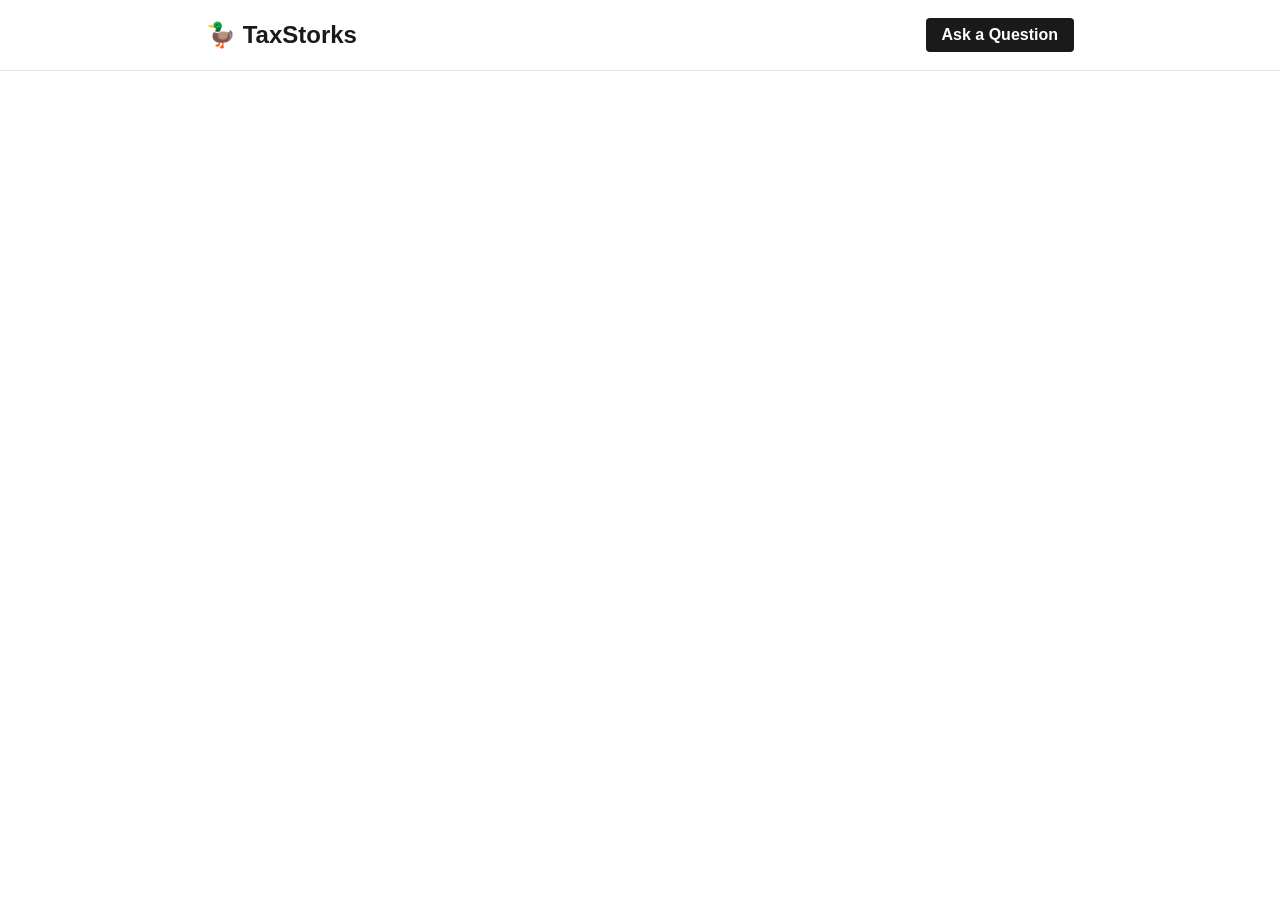
<file: frontend/index.html>
<!DOCTYPE html>
  <html lang="en">
  <head>
      <meta charset="UTF-8">
      <meta name="viewport" content="width=device-width, initial-scale=1.0">
      <title>TaxStorks - Share Tax Wisdom</title>
      <link rel="stylesheet" href="css/style.css">
  </head>
  <body>
      <div id="app">
          <!-- App container -->
          <nav class="navbar">
              <div class="nav-container">
                  <h1 class="logo">🦆 TaxStorks</h1>
                  <div class="nav-links">
                      <button id="nav-home" class="nav-btn">Home</button>
                      <button id="nav-ask" class="nav-btn primary">Ask a Question</button>
                  </div>
              </div>
          </nav>
  
          <main id="main-content">
              <!-- Content goes here -->
          </main>
      </div>
  
      <script src="js/api.js"></script>
      <script src="js/components.js"></script>
      <script src="js/app.js"></script>
  </body>
  </html>
</file>
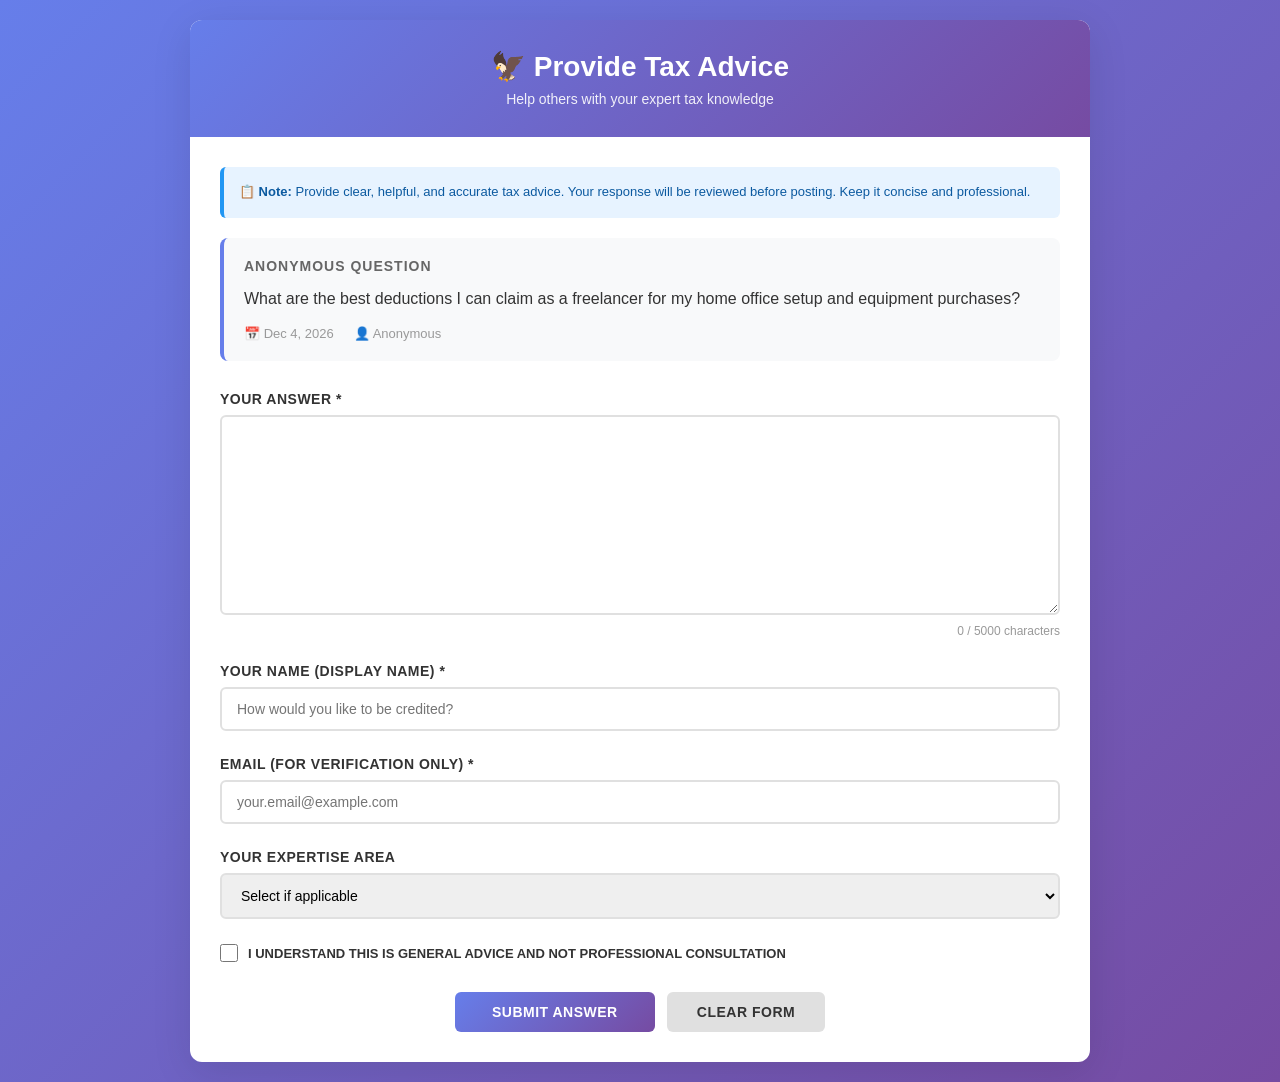
<file: frontend/pages/answer.html>
<!DOCTYPE html>
<html lang="en">
<head>
    <meta charset="UTF-8">
    <meta name="viewport" content="width=device-width, initial-scale=1.0">
    <title>Answer Question - TaxStorks</title>
    <style>
        * {
            margin: 0;
            padding: 0;
            box-sizing: border-box;
        }

        body {
            font-family: 'Segoe UI', Tahoma, Geneva, Verdana, sans-serif;
            background: linear-gradient(135deg, #667eea 0%, #764ba2 100%);
            min-height: 100vh;
            padding: 20px;
        }

        .container {
            max-width: 900px;
            margin: 0 auto;
            background: white;
            border-radius: 12px;
            box-shadow: 0 10px 40px rgba(0, 0, 0, 0.1);
            overflow: hidden;
        }

        .header {
            background: linear-gradient(135deg, #667eea 0%, #764ba2 100%);
            color: white;
            padding: 30px;
            text-align: center;
        }

        .header h1 {
            font-size: 28px;
            margin-bottom: 8px;
        }

        .header p {
            font-size: 14px;
            opacity: 0.9;
        }

        .content {
            padding: 30px;
        }

        .question-section {
            background: #f8f9fa;
            padding: 20px;
            border-radius: 8px;
            margin-bottom: 30px;
            border-left: 4px solid #667eea;
        }

        .question-section h2 {
            font-size: 14px;
            color: #666;
            text-transform: uppercase;
            letter-spacing: 1px;
            margin-bottom: 12px;
        }

        .question-text {
            font-size: 16px;
            color: #333;
            line-height: 1.6;
            font-weight: 500;
        }

        .question-meta {
            display: flex;
            gap: 20px;
            margin-top: 15px;
            font-size: 13px;
            color: #999;
        }

        .form-group {
            margin-bottom: 25px;
        }

        .form-group label {
            display: block;
            font-size: 14px;
            font-weight: 600;
            color: #333;
            margin-bottom: 8px;
            text-transform: uppercase;
            letter-spacing: 0.5px;
        }

        .form-group textarea {
            width: 100%;
            padding: 15px;
            border: 2px solid #e0e0e0;
            border-radius: 6px;
            font-family: inherit;
            font-size: 14px;
            resize: vertical;
            min-height: 200px;
            transition: border-color 0.3s;
        }

        .form-group textarea:focus {
            outline: none;
            border-color: #667eea;
            background: #f8f9ff;
        }

        .char-count {
            font-size: 12px;
            color: #999;
            margin-top: 5px;
            text-align: right;
        }

        .char-count.warning {
            color: #ff6b6b;
        }

        .form-group input[type="email"],
        .form-group input[type="text"] {
            width: 100%;
            padding: 12px 15px;
            border: 2px solid #e0e0e0;
            border-radius: 6px;
            font-size: 14px;
            transition: border-color 0.3s;
        }

        .form-group input:focus {
            outline: none;
            border-color: #667eea;
            background: #f8f9ff;
        }

        .checkbox-group {
            display: flex;
            align-items: center;
            gap: 10px;
        }

        .checkbox-group input[type="checkbox"] {
            width: 18px;
            height: 18px;
            cursor: pointer;
            accent-color: #667eea;
        }

        .checkbox-group label {
            margin: 0;
            font-size: 13px;
            cursor: pointer;
            text-transform: normal;
            letter-spacing: 0;
        }

        .button-group {
            display: flex;
            gap: 12px;
            justify-content: center;
            margin-top: 30px;
        }

        button {
            padding: 12px 30px;
            font-size: 14px;
            font-weight: 600;
            border: none;
            border-radius: 6px;
            cursor: pointer;
            transition: all 0.3s;
            text-transform: uppercase;
            letter-spacing: 0.5px;
        }

        .btn-submit {
            background: linear-gradient(135deg, #667eea 0%, #764ba2 100%);
            color: white;
            min-width: 200px;
        }

        .btn-submit:hover {
            transform: translateY(-2px);
            box-shadow: 0 8px 20px rgba(102, 126, 234, 0.4);
        }

        .btn-submit:active {
            transform: translateY(0);
        }

        .btn-reset {
            background: #e0e0e0;
            color: #333;
            min-width: 150px;
        }

        .btn-reset:hover {
            background: #d0d0d0;
        }

        .success-message {
            display: none;
            background: #d4edda;
            color: #155724;
            padding: 15px;
            border-radius: 6px;
            margin-bottom: 20px;
            border-left: 4px solid #28a745;
        }

        .error-message {
            display: none;
            background: #f8d7da;
            color: #721c24;
            padding: 15px;
            border-radius: 6px;
            margin-bottom: 20px;
            border-left: 4px solid #f5453c;
        }

        .info-box {
            background: #e7f3ff;
            border-left: 4px solid #2196F3;
            padding: 15px;
            border-radius: 6px;
            margin-bottom: 20px;
            font-size: 13px;
            color: #0c5aa0;
            line-height: 1.6;
        }

        @media (max-width: 600px) {
            .content {
                padding: 20px;
            }

            .header {
                padding: 20px;
            }

            .header h1 {
                font-size: 22px;
            }

            button {
                padding: 10px 20px;
                font-size: 13px;
            }

            .button-group {
                flex-direction: column;
            }

            .btn-submit, .btn-reset {
                min-width: unset;
                width: 100%;
            }
        }
    </style>
</head>
<body>
    <div class="container">
        <div class="header">
            <h1>🦅 Provide Tax Advice</h1>
            <p>Help others with your expert tax knowledge</p>
        </div>

        <div class="content">
            <div class="success-message" id="successMsg">
                ✓ Your answer has been submitted successfully!
            </div>

            <div class="error-message" id="errorMsg">
                ✗ Please fill in all required fields.
            </div>

            <div class="info-box">
                <strong>📋 Note:</strong> Provide clear, helpful, and accurate tax advice. Your response will be reviewed before posting. Keep it concise and professional.
            </div>

            <!-- Question Section -->
            <div class="question-section">
                <h2>Anonymous Question</h2>
                <p class="question-text" id="questionText">Loading question...</p>
                <div class="question-meta">
                    <span>📅 <span id="questionDate">--</span></span>
                    <span>👤 Anonymous</span>
                </div>
            </div>

            <!-- Answer Form -->
            <form id="answerForm">
                <div class="form-group">
                    <label for="answerText">Your Answer *</label>
                    <textarea 
                        id="answerText" 
                        name="answerText" 
                        placeholder="Provide detailed and helpful tax advice. Include relevant details, considerations, and recommendations..." 
                        required
                        maxlength="5000">
                    </textarea>
                    <div class="char-count">
                        <span id="charCount">0</span> / 5000 characters
                    </div>
                </div>

                <div class="form-group">
                    <label for="expertName">Your Name (Display Name) *</label>
                    <input 
                        type="text" 
                        id="expertName" 
                        name="expertName" 
                        placeholder="How would you like to be credited?"
                        required
                        maxlength="50">
                </div>

                <div class="form-group">
                    <label for="expertEmail">Email (for verification only) *</label>
                    <input 
                        type="email" 
                        id="expertEmail" 
                        name="expertEmail" 
                        placeholder="your.email@example.com"
                        required>
                </div>

                <div class="form-group">
                    <label for="expertise">Your Expertise Area</label>
                    <select id="expertise" name="expertise" style="width: 100%; padding: 12px 15px; border: 2px solid #e0e0e0; border-radius: 6px; font-size: 14px;">
                        <option value="">Select if applicable</option>
                        <option value="personal">Personal Tax</option>
                        <option value="business">Business Tax</option>
                        <option value="corporate">Corporate Tax</option>
                        <option value="international">International Tax</option>
                        <option value="accounting">General Accounting</option>
                        <option value="other">Other</option>
                    </select>
                </div>

                <div class="form-group">
                    <div class="checkbox-group">
                        <input 
                            type="checkbox" 
                            id="disclaimer" 
                            name="disclaimer" 
                            required>
                        <label for="disclaimer">I understand this is general advice and not professional consultation</label>
                    </div>
                </div>

                <div class="button-group">
                    <button type="submit" class="btn-submit">Submit Answer</button>
                    <button type="reset" class="btn-reset">Clear Form</button>
                </div>
            </form>
        </div>
    </div>

    <script>
        // Character count
        const answerText = document.getElementById('answerText');
        const charCount = document.getElementById('charCount');

        answerText.addEventListener('input', function() {
            charCount.textContent = this.value.length;
            if (this.value.length > 4500) {
                document.querySelector('.char-count').classList.add('warning');
            } else {
                document.querySelector('.char-count').classList.remove('warning');
            }
        });

        // Form submission
        const answerForm = document.getElementById('answerForm');
        const successMsg = document.getElementById('successMsg');
        const errorMsg = document.getElementById('errorMsg');

        answerForm.addEventListener('submit', function(e) {
            e.preventDefault();

            // Validate form
            if (!answerText.value.trim() || !document.getElementById('expertName').value.trim() || !document.getElementById('expertEmail').value.trim() || !document.getElementById('disclaimer').checked) {
                errorMsg.style.display = 'block';
                successMsg.style.display = 'none';
                setTimeout(() => {
                    errorMsg.style.display = 'none';
                }, 5000);
                return;
            }

            // Collect form data
            const formData = {
                answer: answerText.value,
                expertName: document.getElementById('expertName').value,
                expertEmail: document.getElementById('expertEmail').value,
                expertise: document.getElementById('expertise').value,
                timestamp: new Date().toISOString()
            };

            console.log('Answer submitted:', formData);

            // Show success message
            successMsg.style.display = 'block';
            errorMsg.style.display = 'none';

            // Reset form
            answerForm.reset();
            charCount.textContent = '0';

            // Hide success message after 5 seconds
            setTimeout(() => {
                successMsg.style.display = 'none';
            }, 5000);
        });

        // Load question data (simulated)
        document.addEventListener('DOMContentLoaded', function() {
            // Example question - replace with actual API call
            const questionData = {
                text: "What are the best deductions I can claim as a freelancer for my home office setup and equipment purchases?",
                date: new Date().toLocaleDateString('en-US', { month: 'short', day: 'numeric', year: 'numeric' })
            };

            document.getElementById('questionText').textContent = questionData.text;
            document.getElementById('questionDate').textContent = questionData.date;
        });
    </script>
</body>
</html>
</file>
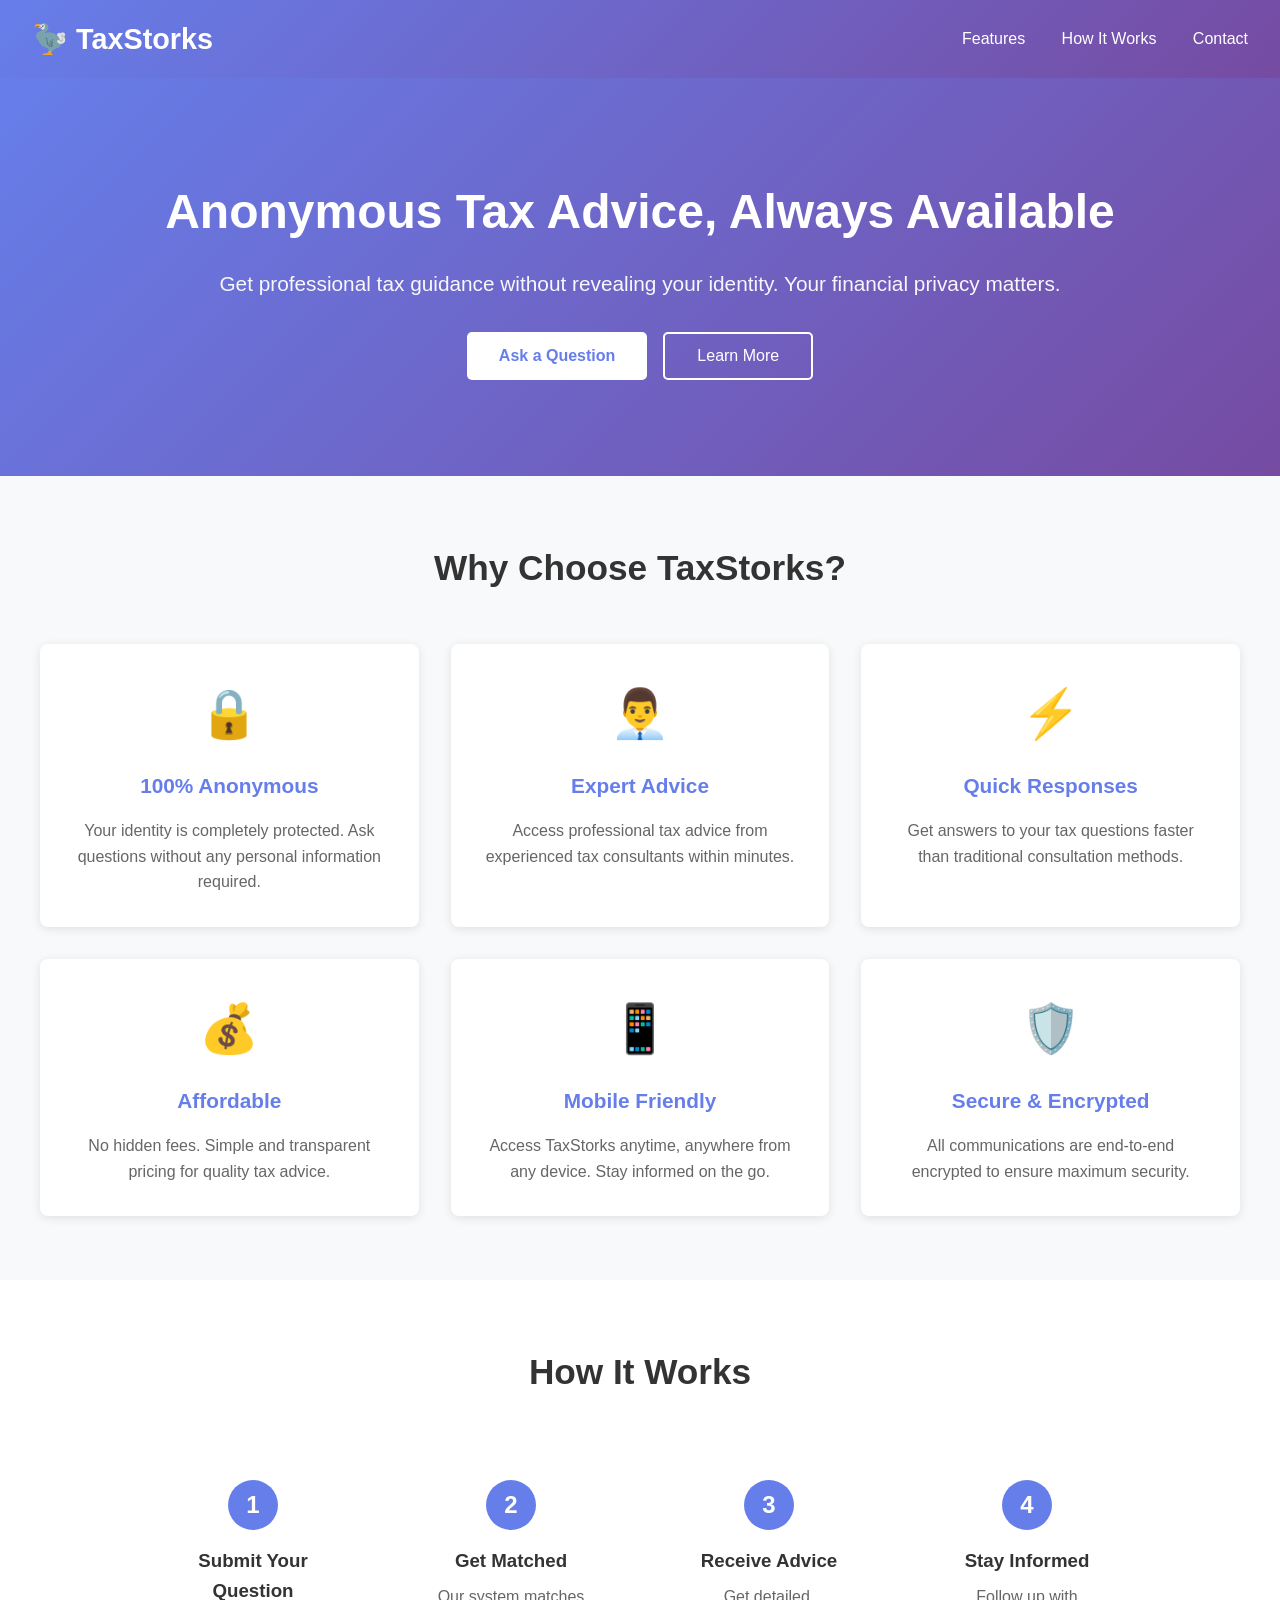
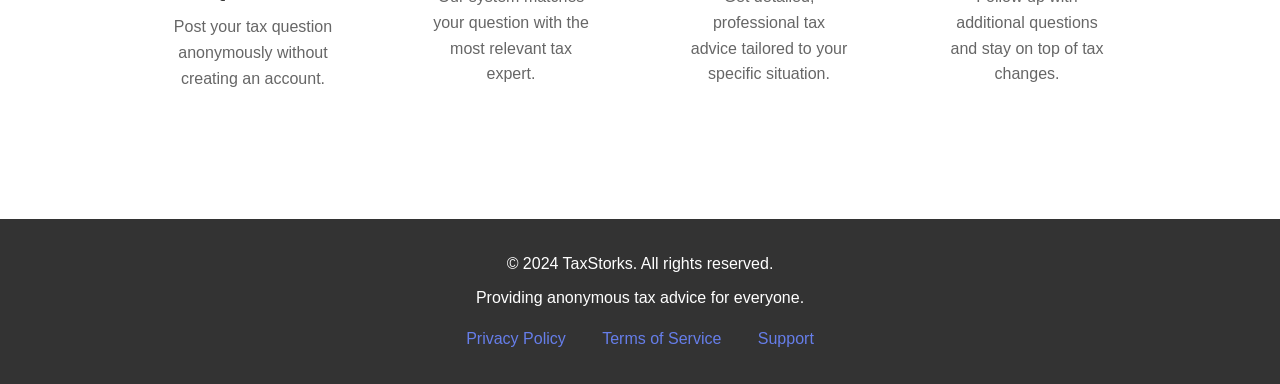
<file: frontend/pages/home.html>
<!DOCTYPE html>
<html lang="en">
<head>
    <meta charset="UTF-8">
    <meta name="viewport" content="width=device-width, initial-scale=1.0">
    <title>TaxStorks - Anonymous Tax Advice Platform</title>
    <style>
        * {
            margin: 0;
            padding: 0;
            box-sizing: border-box;
        }
        
        body {
            font-family: 'Segoe UI', Tahoma, Geneva, Verdana, sans-serif;
            line-height: 1.6;
            color: #333;
        }
        
        header {
            background: linear-gradient(135deg, #667eea 0%, #764ba2 100%);
            color: white;
            padding: 1rem 2rem;
            display: flex;
            justify-content: space-between;
            align-items: center;
            box-shadow: 0 2px 10px rgba(0,0,0,0.1);
        }
        
        .logo {
            font-size: 1.8rem;
            font-weight: bold;
        }
        
        nav a {
            color: white;
            text-decoration: none;
            margin-left: 2rem;
            transition: opacity 0.3s;
        }
        
        nav a:hover {
            opacity: 0.8;
        }
        
        .hero {
            background: linear-gradient(135deg, #667eea 0%, #764ba2 100%);
            color: white;
            padding: 6rem 2rem;
            text-align: center;
        }
        
        .hero h1 {
            font-size: 3rem;
            margin-bottom: 1rem;
        }
        
        .hero p {
            font-size: 1.3rem;
            margin-bottom: 2rem;
            opacity: 0.95;
        }
        
        .cta-buttons {
            display: flex;
            gap: 1rem;
            justify-content: center;
            flex-wrap: wrap;
        }
        
        .btn {
            padding: 0.8rem 2rem;
            border: none;
            border-radius: 5px;
            font-size: 1rem;
            cursor: pointer;
            transition: transform 0.2s, box-shadow 0.2s;
            text-decoration: none;
            display: inline-block;
        }
        
        .btn-primary {
            background-color: white;
            color: #667eea;
            font-weight: bold;
        }
        
        .btn-primary:hover {
            transform: translateY(-2px);
            box-shadow: 0 5px 15px rgba(0,0,0,0.2);
        }
        
        .btn-secondary {
            background-color: transparent;
            color: white;
            border: 2px solid white;
        }
        
        .btn-secondary:hover {
            background-color: rgba(255,255,255,0.1);
            transform: translateY(-2px);
        }
        
        .features {
            padding: 4rem 2rem;
            background-color: #f8f9fa;
        }
        
        .features h2 {
            text-align: center;
            font-size: 2.2rem;
            margin-bottom: 3rem;
            color: #333;
        }
        
        .features-grid {
            display: grid;
            grid-template-columns: repeat(auto-fit, minmax(280px, 1fr));
            gap: 2rem;
            max-width: 1200px;
            margin: 0 auto;
        }
        
        .feature-card {
            background: white;
            padding: 2rem;
            border-radius: 8px;
            box-shadow: 0 2px 10px rgba(0,0,0,0.1);
            text-align: center;
            transition: transform 0.3s, box-shadow 0.3s;
        }
        
        .feature-card:hover {
            transform: translateY(-5px);
            box-shadow: 0 5px 20px rgba(0,0,0,0.15);
        }
        
        .feature-icon {
            font-size: 3rem;
            margin-bottom: 1rem;
        }
        
        .feature-card h3 {
            color: #667eea;
            margin-bottom: 1rem;
            font-size: 1.3rem;
        }
        
        .feature-card p {
            color: #666;
            line-height: 1.6;
        }
        
        .how-it-works {
            padding: 4rem 2rem;
            background-color: white;
        }
        
        .how-it-works h2 {
            text-align: center;
            font-size: 2.2rem;
            margin-bottom: 3rem;
            color: #333;
        }
        
        .steps-container {
            display: grid;
            grid-template-columns: repeat(auto-fit, minmax(200px, 1fr));
            gap: 2rem;
            max-width: 1000px;
            margin: 0 auto;
        }
        
        .step {
            text-align: center;
            padding: 2rem;
        }
        
        .step-number {
            background-color: #667eea;
            color: white;
            width: 50px;
            height: 50px;
            border-radius: 50%;
            display: flex;
            align-items: center;
            justify-content: center;
            font-size: 1.5rem;
            font-weight: bold;
            margin: 0 auto 1rem;
        }
        
        .step h3 {
            color: #333;
            margin-bottom: 0.5rem;
        }
        
        .step p {
            color: #666;
        }
        
        footer {
            background-color: #333;
            color: white;
            text-align: center;
            padding: 2rem;
            margin-top: 2rem;
        }
        
        footer p {
            margin-bottom: 0.5rem;
        }
        
        .footer-links {
            margin-top: 1rem;
        }
        
        .footer-links a {
            color: #667eea;
            text-decoration: none;
            margin: 0 1rem;
        }
        
        .footer-links a:hover {
            text-decoration: underline;
        }
    </style>
</head>
<body>
    <header>
        <div class="logo">🦤 TaxStorks</div>
        <nav>
            <a href="#features">Features</a>
            <a href="#how-it-works">How It Works</a>
            <a href="#contact">Contact</a>
        </nav>
    </header>

    <section class="hero">
        <h1>Anonymous Tax Advice, Always Available</h1>
        <p>Get professional tax guidance without revealing your identity. Your financial privacy matters.</p>
        <div class="cta-buttons">
            <button class="btn btn-primary">Ask a Question</button>
            <button class="btn btn-secondary">Learn More</button>
        </div>
    </section>

    <section class="features" id="features">
        <h2>Why Choose TaxStorks?</h2>
        <div class="features-grid">
            <div class="feature-card">
                <div class="feature-icon">🔒</div>
                <h3>100% Anonymous</h3>
                <p>Your identity is completely protected. Ask questions without any personal information required.</p>
            </div>
            <div class="feature-card">
                <div class="feature-icon">👨‍💼</div>
                <h3>Expert Advice</h3>
                <p>Access professional tax advice from experienced tax consultants within minutes.</p>
            </div>
            <div class="feature-card">
                <div class="feature-icon">⚡</div>
                <h3>Quick Responses</h3>
                <p>Get answers to your tax questions faster than traditional consultation methods.</p>
            </div>
            <div class="feature-card">
                <div class="feature-icon">💰</div>
                <h3>Affordable</h3>
                <p>No hidden fees. Simple and transparent pricing for quality tax advice.</p>
            </div>
            <div class="feature-card">
                <div class="feature-icon">📱</div>
                <h3>Mobile Friendly</h3>
                <p>Access TaxStorks anytime, anywhere from any device. Stay informed on the go.</p>
            </div>
            <div class="feature-card">
                <div class="feature-icon">🛡️</div>
                <h3>Secure & Encrypted</h3>
                <p>All communications are end-to-end encrypted to ensure maximum security.</p>
            </div>
        </div>
    </section>

    <section class="how-it-works" id="how-it-works">
        <h2>How It Works</h2>
        <div class="steps-container">
            <div class="step">
                <div class="step-number">1</div>
                <h3>Submit Your Question</h3>
                <p>Post your tax question anonymously without creating an account.</p>
            </div>
            <div class="step">
                <div class="step-number">2</div>
                <h3>Get Matched</h3>
                <p>Our system matches your question with the most relevant tax expert.</p>
            </div>
            <div class="step">
                <div class="step-number">3</div>
                <h3>Receive Advice</h3>
                <p>Get detailed, professional tax advice tailored to your specific situation.</p>
            </div>
            <div class="step">
                <div class="step-number">4</div>
                <h3>Stay Informed</h3>
                <p>Follow up with additional questions and stay on top of tax changes.</p>
            </div>
        </div>
    </section>

    <footer id="contact">
        <p>&copy; 2024 TaxStorks. All rights reserved.</p>
        <p>Providing anonymous tax advice for everyone.</p>
        <div class="footer-links">
            <a href="#privacy">Privacy Policy</a>
            <a href="#terms">Terms of Service</a>
            <a href="#support">Support</a>
        </div>
    </footer>
</body>
</html>
</file>
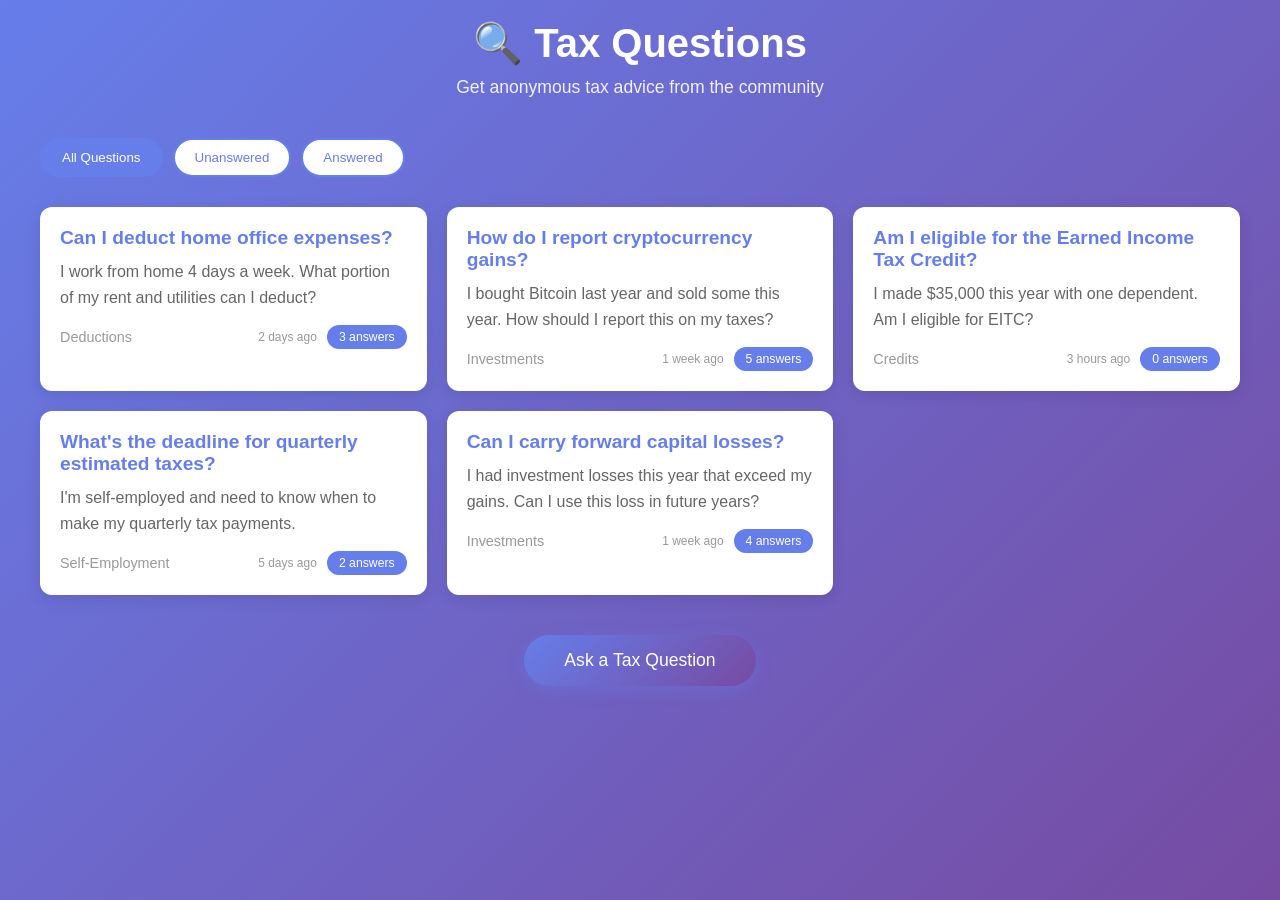
<file: frontend/pages/questions.html>
<!DOCTYPE html>
<html lang="en">
<head>
    <meta charset="UTF-8">
    <meta name="viewport" content="width=device-width, initial-scale=1.0">
    <title>Tax Questions - TaxStorks</title>
    <style>
        * {
            margin: 0;
            padding: 0;
            box-sizing: border-box;
        }

        body {
            font-family: 'Segoe UI', Tahoma, Geneva, Verdana, sans-serif;
            background: linear-gradient(135deg, #667eea 0%, #764ba2 100%);
            min-height: 100vh;
            padding: 20px;
        }

        .container {
            max-width: 1200px;
            margin: 0 auto;
        }

        header {
            text-align: center;
            color: white;
            margin-bottom: 40px;
        }

        header h1 {
            font-size: 2.5em;
            margin-bottom: 10px;
        }

        header p {
            font-size: 1.1em;
            opacity: 0.9;
        }

        .questions-section {
            display: grid;
            grid-template-columns: repeat(auto-fit, minmax(350px, 1fr));
            gap: 20px;
            margin-bottom: 40px;
        }

        .question-card {
            background: white;
            border-radius: 12px;
            padding: 20px;
            box-shadow: 0 4px 15px rgba(0, 0, 0, 0.1);
            transition: transform 0.3s, box-shadow 0.3s;
            cursor: pointer;
        }

        .question-card:hover {
            transform: translateY(-5px);
            box-shadow: 0 8px 25px rgba(0, 0, 0, 0.15);
        }

        .question-card h3 {
            color: #667eea;
            margin-bottom: 10px;
            font-size: 1.2em;
        }

        .question-card p {
            color: #666;
            line-height: 1.6;
            margin-bottom: 15px;
        }

        .question-meta {
            display: flex;
            justify-content: space-between;
            align-items: center;
            font-size: 0.9em;
            color: #999;
        }

        .answer-count {
            background: #667eea;
            color: white;
            padding: 5px 12px;
            border-radius: 20px;
            font-size: 0.85em;
        }

        .ask-question-btn {
            display: flex;
            justify-content: center;
            margin-top: 30px;
        }

        .btn-primary {
            background: linear-gradient(135deg, #667eea 0%, #764ba2 100%);
            color: white;
            padding: 15px 40px;
            border: none;
            border-radius: 50px;
            font-size: 1.1em;
            cursor: pointer;
            transition: transform 0.3s, box-shadow 0.3s;
            box-shadow: 0 4px 15px rgba(102, 126, 234, 0.4);
        }

        .btn-primary:hover {
            transform: scale(1.05);
            box-shadow: 0 6px 20px rgba(102, 126, 234, 0.6);
        }

        .modal {
            display: none;
            position: fixed;
            z-index: 1000;
            left: 0;
            top: 0;
            width: 100%;
            height: 100%;
            background-color: rgba(0, 0, 0, 0.5);
        }

        .modal.show {
            display: flex;
            align-items: center;
            justify-content: center;
        }

        .modal-content {
            background: white;
            padding: 40px;
            border-radius: 12px;
            max-width: 600px;
            width: 90%;
            box-shadow: 0 10px 40px rgba(0, 0, 0, 0.3);
        }

        .modal-header {
            display: flex;
            justify-content: space-between;
            align-items: center;
            margin-bottom: 20px;
        }

        .modal-header h2 {
            color: #667eea;
        }

        .close-btn {
            background: none;
            border: none;
            font-size: 1.8em;
            color: #999;
            cursor: pointer;
            transition: color 0.3s;
        }

        .close-btn:hover {
            color: #333;
        }

        .form-group {
            margin-bottom: 20px;
        }

        .form-group label {
            display: block;
            margin-bottom: 8px;
            color: #333;
            font-weight: 500;
        }

        .form-group input,
        .form-group textarea {
            width: 100%;
            padding: 12px;
            border: 1px solid #ddd;
            border-radius: 8px;
            font-family: inherit;
            font-size: 1em;
            transition: border-color 0.3s;
        }

        .form-group input:focus,
        .form-group textarea:focus {
            outline: none;
            border-color: #667eea;
            box-shadow: 0 0 5px rgba(102, 126, 234, 0.3);
        }

        .form-group textarea {
            resize: vertical;
            min-height: 120px;
        }

        .btn-submit {
            background: linear-gradient(135deg, #667eea 0%, #764ba2 100%);
            color: white;
            padding: 12px 30px;
            border: none;
            border-radius: 8px;
            font-size: 1em;
            cursor: pointer;
            width: 100%;
            transition: transform 0.3s;
        }

        .btn-submit:hover {
            transform: scale(1.02);
        }

        .filter-section {
            margin-bottom: 30px;
            display: flex;
            gap: 10px;
            flex-wrap: wrap;
        }

        .filter-btn {
            background: white;
            color: #667eea;
            padding: 10px 20px;
            border: 2px solid #667eea;
            border-radius: 25px;
            cursor: pointer;
            transition: all 0.3s;
        }

        .filter-btn.active {
            background: #667eea;
            color: white;
        }

        .filter-btn:hover {
            background: #667eea;
            color: white;
        }
    </style>
</head>
<body>
    <div class="container">
        <header>
            <h1>🔍 Tax Questions</h1>
            <p>Get anonymous tax advice from the community</p>
        </header>

        <div class="filter-section">
            <button class="filter-btn active" onclick="filterQuestions('all')">All Questions</button>
            <button class="filter-btn" onclick="filterQuestions('unanswered')">Unanswered</button>
            <button class="filter-btn" onclick="filterQuestions('answered')">Answered</button>
        </div>

        <div class="questions-section" id="questionsContainer">
            <!-- Questions will be dynamically loaded here -->
        </div>

        <div class="ask-question-btn">
            <button class="btn-primary" onclick="openAskModal()">Ask a Tax Question</button>
        </div>
    </div>

    <!-- Modal for asking new questions -->
    <div id="askModal" class="modal">
        <div class="modal-content">
            <div class="modal-header">
                <h2>Ask Your Tax Question</h2>
                <button class="close-btn" onclick="closeAskModal()">&times;</button>
            </div>
            <form id="questionForm" onsubmit="submitQuestion(event)">
                <div class="form-group">
                    <label for="questionTitle">Question Title</label>
                    <input type="text" id="questionTitle" required placeholder="Summarize your tax question...">
                </div>
                <div class="form-group">
                    <label for="questionDetails">Question Details</label>
                    <textarea id="questionDetails" required placeholder="Provide more details about your tax question..."></textarea>
                </div>
                <div class="form-group">
                    <label for="questionCategory">Category</label>
                    <input type="text" id="questionCategory" placeholder="e.g., Income Tax, Deductions, Filing Status...">
                </div>
                <button type="submit" class="btn-submit">Submit Question Anonymously</button>
            </form>
        </div>
    </div>

    <script>
        // Sample data for questions
        let questions = [
            {
                id: 1,
                title: "Can I deduct home office expenses?",
                description: "I work from home 4 days a week. What portion of my rent and utilities can I deduct?",
                category: "Deductions",
                answers: 3,
                date: "2 days ago"
            },
            {
                id: 2,
                title: "How do I report cryptocurrency gains?",
                description: "I bought Bitcoin last year and sold some this year. How should I report this on my taxes?",
                category: "Investments",
                answers: 5,
                date: "1 week ago"
            },
            {
                id: 3,
                title: "Am I eligible for the Earned Income Tax Credit?",
                description: "I made $35,000 this year with one dependent. Am I eligible for EITC?",
                category: "Credits",
                answers: 0,
                date: "3 hours ago"
            },
            {
                id: 4,
                title: "What's the deadline for quarterly estimated taxes?",
                description: "I'm self-employed and need to know when to make my quarterly tax payments.",
                category: "Self-Employment",
                answers: 2,
                date: "5 days ago"
            },
            {
                id: 5,
                title: "Can I carry forward capital losses?",
                description: "I had investment losses this year that exceed my gains. Can I use this loss in future years?",
                category: "Investments",
                answers: 4,
                date: "1 week ago"
            }
        ];

        let currentFilter = 'all';

        function displayQuestions(questionsToDisplay) {
            const container = document.getElementById('questionsContainer');
            container.innerHTML = '';

            if (questionsToDisplay.length === 0) {
                container.innerHTML = '<p style="grid-column: 1/-1; text-align: center; color: white; font-size: 1.1em;">No questions found.</p>';
                return;
            }

            questionsToDisplay.forEach(question => {
                const card = document.createElement('div');
                card.className = 'question-card';
                card.innerHTML = `
                    <h3>${question.title}</h3>
                    <p>${question.description}</p>
                    <div class="question-meta">
                        <span>${question.category}</span>
                        <div style="display: flex; gap: 10px; align-items: center;">
                            <small>${question.date}</small>
                            <div class="answer-count">${question.answers} ${question.answers === 1 ? 'answer' : 'answers'}</div>
                        </div>
                    </div>
                `;
                container.appendChild(card);
            });
        }

        function filterQuestions(filter) {
            currentFilter = filter;
            const buttons = document.querySelectorAll('.filter-btn');
            buttons.forEach(btn => btn.classList.remove('active'));
            event.target.classList.add('active');

            let filtered;
            if (filter === 'unanswered') {
                filtered = questions.filter(q => q.answers === 0);
            } else if (filter === 'answered') {
                filtered = questions.filter(q => q.answers > 0);
            } else {
                filtered = questions;
            }

            displayQuestions(filtered);
        }

        function openAskModal() {
            document.getElementById('askModal').classList.add('show');
        }

        function closeAskModal() {
            document.getElementById('askModal').classList.remove('show');
            document.getElementById('questionForm').reset();
        }

        function submitQuestion(event) {
            event.preventDefault();
            const title = document.getElementById('questionTitle').value;
            const details = document.getElementById('questionDetails').value;
            const category = document.getElementById('questionCategory').value || 'General';

            const newQuestion = {
                id: questions.length + 1,
                title: title,
                description: details,
                category: category,
                answers: 0,
                date: "just now"
            };

            questions.unshift(newQuestion);
            closeAskModal();
            filterQuestions(currentFilter);
        }

        // Close modal when clicking outside
        window.onclick = function(event) {
            const modal = document.getElementById('askModal');
            if (event.target === modal) {
                closeAskModal();
            }
        }

        // Initial display
        displayQuestions(questions);
    </script>
</body>
</html>
</file>
<file: frontend/css/style.css>
/* ============================================
   GLOBAL STYLES & RESET
   ============================================ */
* {
    margin: 0;
    padding: 0;
    box-sizing: border-box;
}

body {
    font-family: -apple-system, BlinkMacSystemFont, 'Segoe UI', sans-serif;
    background-color: #ffffff;
    color: #1a1a1a;
    line-height: 1.6;
}

main {
    max-width: 900px;
    margin: 2rem auto;
    padding: 0 1rem;
}

/* ============================================
   NAVIGATION
   ============================================ */
.navbar {
    background-color: #ffffff;
    border-bottom: 1px solid #e5e5e5;
    padding: 1rem 0;
    position: sticky;
    top: 0;
    z-index: 100;
}

.nav-container {
    max-width: 900px;
    margin: 0 auto;
    display: flex;
    justify-content: space-between;
    align-items: center;
    padding: 0 1rem;
}

.logo {
    font-size: 1.5rem;
    font-weight: 700;
    cursor: pointer;
}

.nav-links {
    display: flex;
    gap: 1rem;
}

.nav-btn {
    background: none;
    border: none;
    cursor: pointer;
    font-size: 1rem;
    padding: 0.5rem 1rem;
    transition: opacity 0.2s;
}

.nav-btn:hover {
    opacity: 0.7;
}

.nav-btn.primary {
    background-color: #1a1a1a;
    color: #ffffff;
    border-radius: 4px;
    font-weight: 600;
}

/* ============================================
   CARD STYLING
   ============================================ */
.card {
    background-color: #f9f9f9;
    border: 1px solid #e5e5e5;
    border-radius: 4px;
    padding: 1.5rem;
    margin-bottom: 1rem;
    transition: box-shadow 0.2s;
}

.card:hover {
    box-shadow: 0 2px 8px rgba(0, 0, 0, 0.1);
}

.card-title {
    font-size: 1.25rem;
    font-weight: 600;
    margin-bottom: 0.5rem;
    cursor: pointer;
    color: #1a1a1a;
}

.card-title:hover {
    text-decoration: underline;
}

.card-meta {
    font-size: 0.875rem;
    color: #666;
    margin-bottom: 1rem;
}

.category-badge {
    display: inline-block;
    background-color: #e5e5e5;
    padding: 0.25rem 0.75rem;
    border-radius: 12px;
    font-size: 0.75rem;
    font-weight: 600;
    margin-right: 0.5rem;
}

/* ============================================
   FORM STYLING
   ============================================ */
.form-group {
    margin-bottom: 1.5rem;
}

label {
    display: block;
    font-weight: 600;
    margin-bottom: 0.5rem;
    font-size: 0.95rem;
}

input[type="text"],
textarea,
select {
    width: 100%;
    padding: 0.75rem;
    border: 1px solid #d0d0d0;
    border-radius: 4px;
    font-size: 1rem;
    font-family: inherit;
    background-color: #ffffff;
    color: #1a1a1a;
}

textarea {
    resize: vertical;
    min-height: 120px;
}

input:focus,
textarea:focus,
select:focus {
    outline: none;
    border-color: #1a1a1a;
    box-shadow: 0 0 0 2px rgba(26, 26, 26, 0.1);
}

button {
    background-color: #1a1a1a;
    color: #ffffff;
    padding: 0.75rem 1.5rem;
    border: none;
    border-radius: 4px;
    font-size: 1rem;
    font-weight: 600;
    cursor: pointer;
    transition: opacity 0.2s;
}

button:hover {
    opacity: 0.8;
}

button:disabled {
    opacity: 0.5;
    cursor: not-allowed;
}

.form-container {
    background-color: #f9f9f9;
    padding: 2rem;
    border-radius: 4px;
    max-width: 600px;
    margin: 0 auto;
}

.form-container h2,
.form-container h3 {
    margin-bottom: 1.5rem;
}

/* ============================================
   HERO SECTION
   ============================================ */
.hero {
    text-align: center;
    margin-bottom: 3rem;
}

.hero h1 {
    font-size: 2.5rem;
    margin-bottom: 0.5rem;
}

.hero p {
    font-size: 1.1rem;
    color: #666;
    margin-bottom: 2rem;
}

/* ============================================
   SEARCH & FILTER
   ============================================ */
.search-filter {
    display: flex;
    gap: 1rem;
    margin-bottom: 2rem;
    flex-wrap: wrap;
    justify-content: center;
}

.search-filter input,
.search-filter select {
    flex: 1;
    min-width: 150px;
}

.search-filter button {
    padding: 0.75rem 2rem;
}

/* ============================================
   QUESTION & ANSWER SECTIONS
   ============================================ */
.back-link {
    margin-bottom: 1.5rem;
}

.back-link button {
    background: none;
    color: #1a1a1a;
    border: 1px solid #d0d0d0;
    padding: 0.5rem 1rem;
}

.question-detail {
    margin-bottom: 2rem;
}

.answers-section {
    margin: 2rem 0;
}

/* ============================================
   UTILITY CLASSES
   ============================================ */
.hidden {
    display: none;
}

.loading {
    text-align: center;
    padding: 2rem;
    color: #666;
}

.error {
    background-color: #ffebee;
    color: #c62828;
    padding: 1rem;
    border-radius: 4px;
    margin-bottom: 1rem;
}

.success {
    background-color: #e8f5e9;
    color: #2e7d32;
    padding: 1rem;
    border-radius: 4px;
    margin-bottom: 1rem;
}

/* ============================================
   ANIMATIONS
   ============================================ */
@keyframes stork-fly {
    0% { transform: translateX(-100px) translateY(0); opacity: 0; }
    50% { opacity: 1; }
    100% { transform: translateX(100px) translateY(-50px); opacity: 0; }
}

.stork-animation {
    position: fixed;
    width: 60px;
    height: 60px;
    animation: stork-fly 2s ease-in-out forwards;
    pointer-events: none;
    z-index: 1000;
}

.loading-spinner {
    display: inline-block;
    width: 20px;
    height: 20px;
    border: 3px solid #e5e5e5;
    border-top: 3px solid #1a1a1a;
    border-radius: 50%;
    animation: spin 0.8s linear infinite;
}

@keyframes spin {
    0% { transform: rotate(0deg); }
    100% { transform: rotate(360deg); }
}

/* ============================================
   RESPONSIVE DESIGN
   ============================================ */
@media (max-width: 768px) {
    .nav-container {
        flex-direction: column;
        gap: 1rem;
    }

    .search-filter {
        flex-direction: column;
    }

    .search-filter input,
    .search-filter select {
        min-width: 100%;
    }

    .hero h1 {
        font-size: 1.8rem;
    }

    main {
        margin-top: 1rem;
    }
}
</file>
